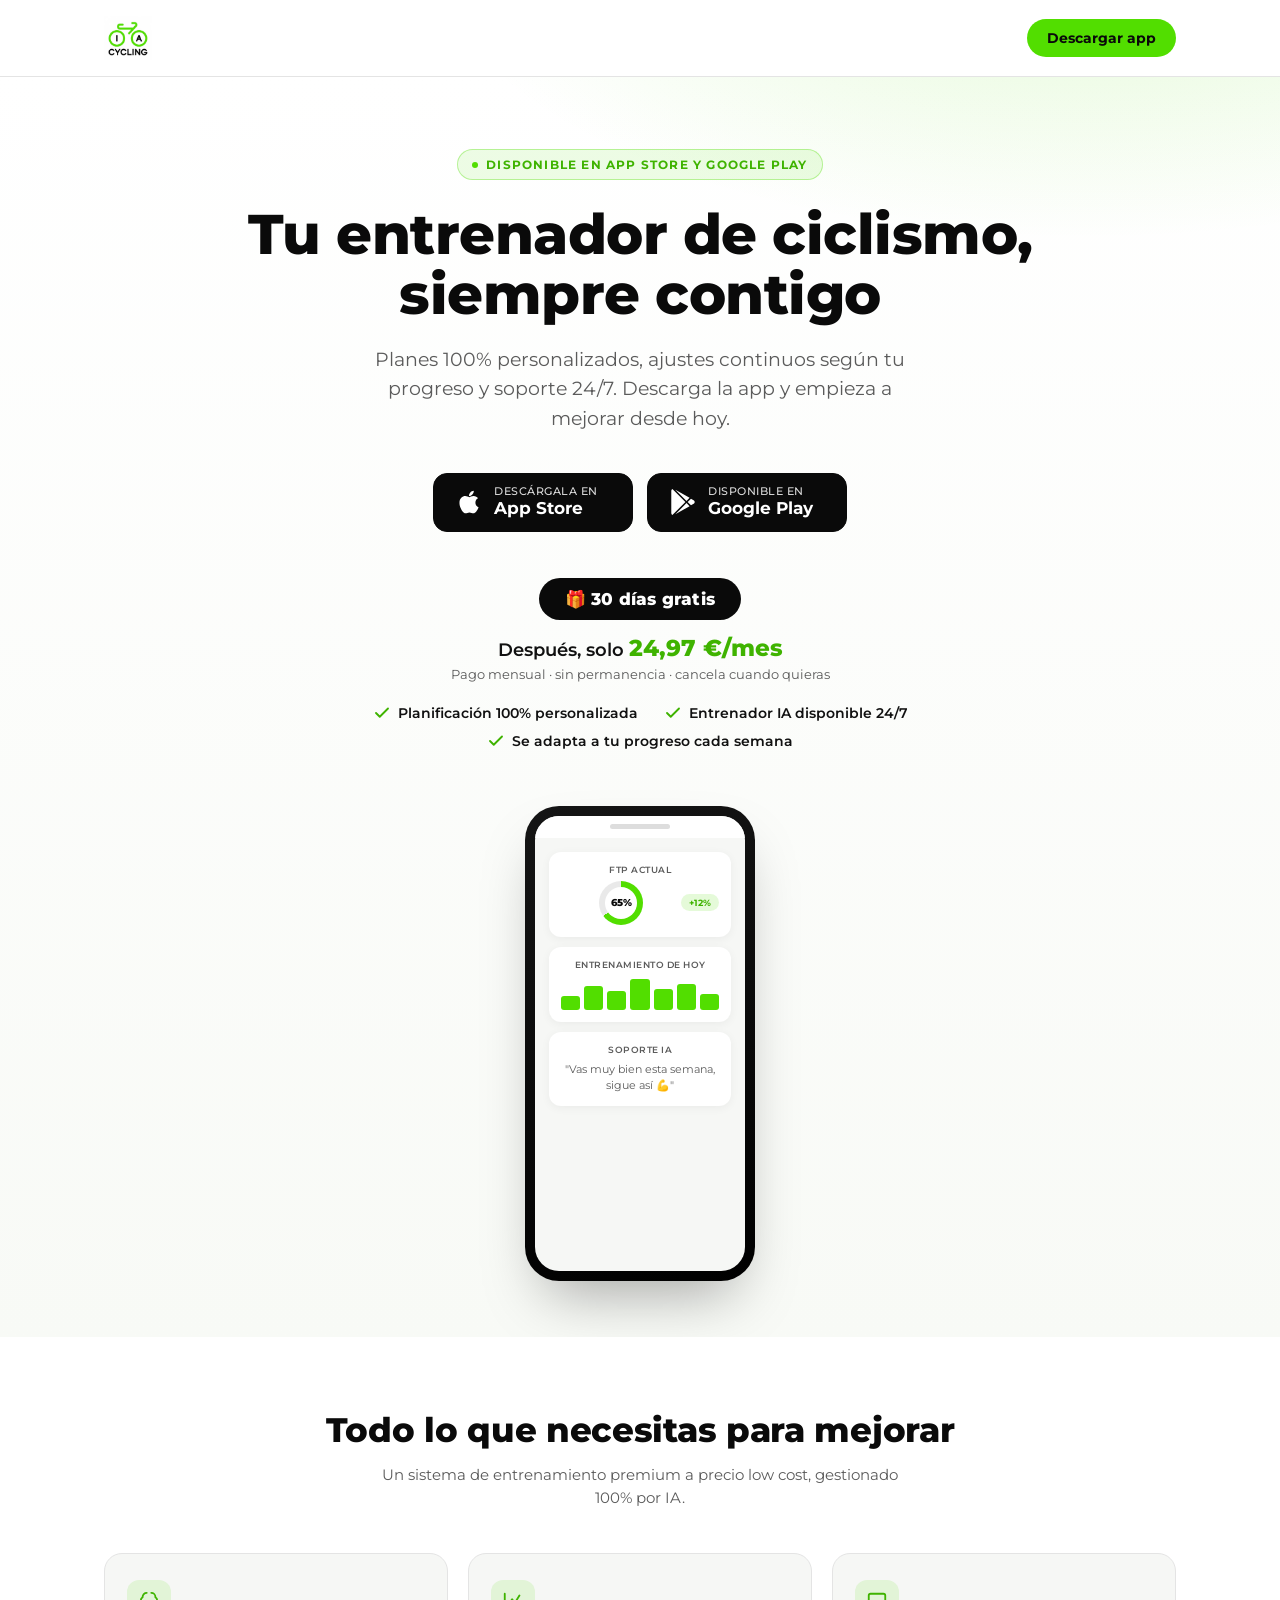
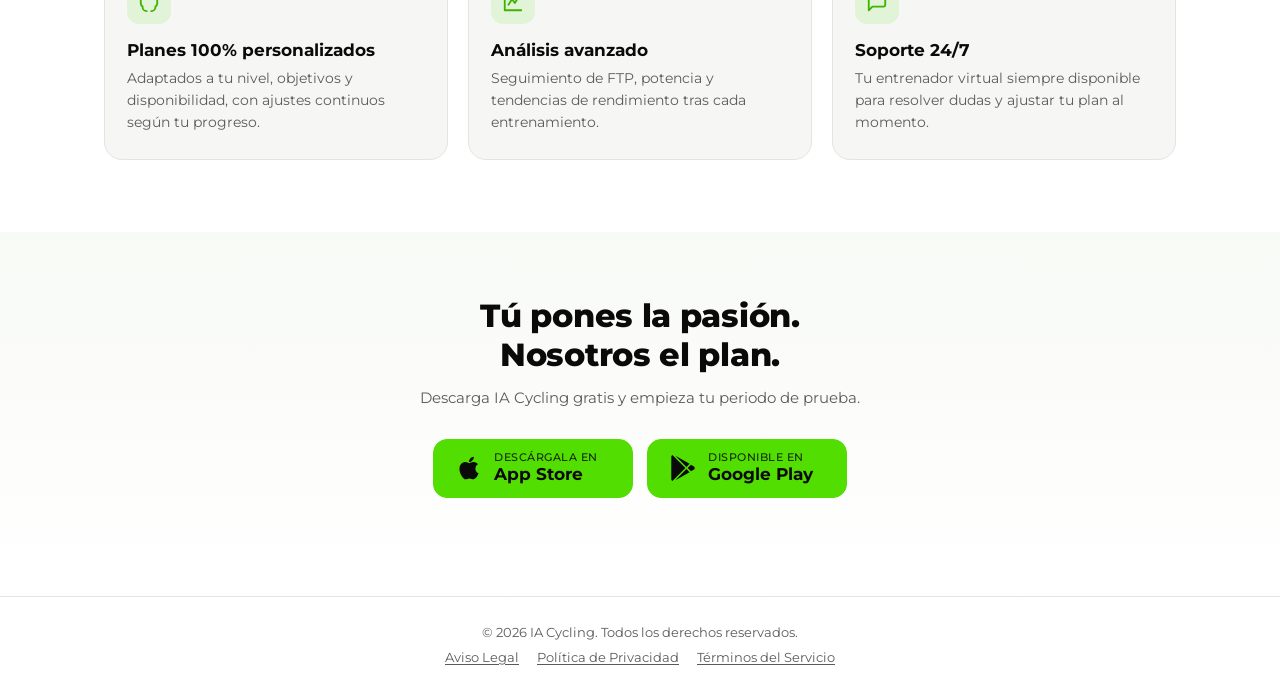
<file: index.html>
<!DOCTYPE html>
<html lang="es">
<head>
<meta charset="UTF-8">
<meta name="viewport" content="width=device-width, initial-scale=1.0">
<title>IA Cycling — Descarga la app</title>
<meta name="description" content="Tu entrenador de ciclismo, siempre contigo. Descarga IA Cycling en App Store o Google Play.">
<link rel="preconnect" href="https://fonts.googleapis.com">
<link rel="preconnect" href="https://fonts.gstatic.com" crossorigin>
<link href="https://fonts.googleapis.com/css2?family=Montserrat:wght@400;500;600;700;800;900&display=swap" rel="stylesheet">
<!-- Meta Pixel Code -->
<script>
!function(f,b,e,v,n,t,s)
{if(f.fbq)return;n=f.fbq=function(){n.callMethod?
n.callMethod.apply(n,arguments):n.queue.push(arguments)};
if(!f._fbq)f._fbq=n;n.push=n;n.loaded=!0;n.version='2.0';
n.queue=[];t=b.createElement(e);t.async=!0;
t.src=v;s=b.getElementsByTagName(e)[0];
s.parentNode.insertBefore(t,s)}(window, document,'script',
'https://connect.facebook.net/en_US/fbevents.js');
fbq('init', '1561308972395199');
fbq('track', 'PageView');
</script>
<noscript><img height="1" width="1" style="display:none"
src="https://www.facebook.com/tr?id=1561308972395199&ev=PageView&noscript=1"
/></noscript>
<!-- End Meta Pixel Code -->
<style>
  :root{
    --green:#52DE00;
    --green-dark:#3fb300;
    --black:#0a0a0a;
    --gray-900:#111111;
    --gray-600:#5b5b5b;
    --gray-300:#e4e4e4;
    --gray-100:#f6f7f5;
    --white:#ffffff;
  }
  *{box-sizing:border-box;margin:0;padding:0;}
  html{scroll-behavior:smooth;}
  body{
    font-family:'Montserrat',sans-serif;
    background:var(--white);
    color:var(--black);
    -webkit-font-smoothing:antialiased;
  }
  img{max-width:100%;display:block;}
  a{text-decoration:none;color:inherit;}

  .container{max-width:1120px;margin:0 auto;padding:0 24px;}

  /* Header */
  header{
    position:sticky;top:0;z-index:50;
    background:rgba(255,255,255,0.92);
    backdrop-filter:blur(10px);
    border-bottom:1px solid var(--gray-300);
  }
  .nav{display:flex;align-items:center;justify-content:space-between;padding:16px 24px;max-width:1120px;margin:0 auto;}
  .logo{display:flex;align-items:center;gap:8px;font-weight:800;font-size:18px;letter-spacing:0.5px;}
  .logo-icon{height:44px;width:auto;flex-shrink:0;display:block;}
  .nav-cta{
    background:var(--green);
    color:var(--black);
    font-weight:700;
    font-size:14px;
    padding:10px 20px;
    border-radius:999px;
    transition:transform .15s ease, box-shadow .15s ease;
  }
  .nav-cta:hover{transform:translateY(-1px);box-shadow:0 8px 20px rgba(82,222,0,.35);}

  /* Hero */
  .hero{
    position:relative;
    padding:72px 0 56px;
    overflow:hidden;
    background:
      radial-gradient(1100px 480px at 85% -10%, rgba(82,222,0,0.16), transparent 60%),
      linear-gradient(180deg, #ffffff 0%, #f8faf6 100%);
  }
  .hero-inner{max-width:1120px;margin:0 auto;padding:0 24px;text-align:center;}
  .eyebrow{
    display:inline-flex;align-items:center;gap:8px;
    font-size:12px;font-weight:700;letter-spacing:1.2px;text-transform:uppercase;
    color:var(--green-dark);
    background:rgba(82,222,0,0.1);
    border:1px solid rgba(82,222,0,0.35);
    padding:7px 14px;border-radius:999px;
    margin-bottom:24px;
  }
  .eyebrow-dot{width:6px;height:6px;border-radius:50%;background:var(--green);}
  h1{
    font-size:clamp(32px,5.2vw,56px);
    font-weight:800;
    line-height:1.08;
    letter-spacing:-0.5px;
    margin-bottom:20px;
  }
  h1 .accent{color:var(--green-dark);}
  .hero p.sub{
    font-size:clamp(15px,1.9vw,19px);
    color:var(--gray-600);
    max-width:560px;
    margin:0 auto 40px;
    line-height:1.55;
  }

  /* Precio / prueba gratis */
  .price-block{margin:28px auto 22px;}
  .price-badge{
    display:inline-block;
    background:var(--black);
    color:var(--white);
    font-size:17px;font-weight:800;letter-spacing:.2px;
    padding:11px 26px;border-radius:999px;
    margin-bottom:14px;
  }
  .price-amount{font-size:18px;font-weight:600;color:var(--gray-900);margin-bottom:4px;}
  .price-amount strong{color:var(--green-dark);font-size:23px;font-weight:800;}
  .price-note{font-size:13px;color:var(--gray-600);}

  /* Beneficios */
  .benefits-list{
    list-style:none;
    display:flex;flex-wrap:wrap;justify-content:center;gap:10px 26px;
    margin:22px auto 34px;max-width:640px;
  }
  .benefits-list li{
    display:flex;align-items:center;gap:7px;
    font-size:14px;font-weight:600;color:var(--gray-900);
  }
  .benefits-list li svg{width:18px;height:18px;flex-shrink:0;color:var(--green-dark);}

  /* Store buttons */
  .store-row{
    display:flex;gap:14px;justify-content:center;flex-wrap:wrap;margin-bottom:18px;
  }
  .store-btn{
    display:flex;align-items:center;gap:12px;
    background:var(--black);
    color:var(--white);
    padding:12px 22px;
    border-radius:14px;
    min-width:200px;
    border:1px solid var(--black);
    transition:transform .15s ease, background .15s ease;
  }
  .store-btn:hover{transform:translateY(-2px);background:#1a1a1a;}
  .store-btn.recommended{
    background:var(--green);
    color:var(--black);
    border-color:var(--green);
  }
  .store-btn.recommended:hover{background:var(--green-dark);}
  .store-btn svg{width:26px;height:26px;flex-shrink:0;}
  .store-btn .store-text{text-align:left;line-height:1.2;}
  .store-btn .store-text small{display:block;font-size:10.5px;font-weight:500;opacity:.85;text-transform:uppercase;letter-spacing:.5px;}
  .store-btn .store-text strong{display:block;font-size:16.5px;font-weight:700;}

  .detect-note{
    font-size:13px;color:var(--gray-600);
    display:flex;align-items:center;justify-content:center;gap:6px;
  }
  .detect-note strong{color:var(--black);}

  /* Phone mock */
  .hero-visual{
    margin-top:56px;display:flex;justify-content:center;
  }
  .phone{
    width:230px;
    border-radius:34px;
    background:linear-gradient(160deg,#151515,#000);
    padding:10px;
    box-shadow:0 30px 60px -20px rgba(0,0,0,0.35);
  }
  .phone-screen{
    background:var(--gray-100);
    border-radius:24px;
    overflow:hidden;
    aspect-ratio:9/19.5;
    display:flex;flex-direction:column;
  }
  .phone-bar{height:22px;background:var(--white);display:flex;align-items:center;justify-content:center;}
  .phone-bar span{width:60px;height:5px;background:#ddd;border-radius:3px;}
  .phone-body{flex:1;padding:14px;display:flex;flex-direction:column;gap:10px;}
  .phone-card{background:var(--white);border-radius:12px;padding:12px;box-shadow:0 2px 10px rgba(0,0,0,.05);}
  .phone-card .label{font-size:9px;color:var(--gray-600);font-weight:600;text-transform:uppercase;letter-spacing:.5px;margin-bottom:6px;}
  .phone-card .ring{width:44px;height:44px;border-radius:50%;background:conic-gradient(var(--green) 65%, #e9e9e9 0);display:flex;align-items:center;justify-content:center;margin:0 auto;}
  .phone-card .ring-inner{width:32px;height:32px;border-radius:50%;background:var(--white);display:flex;align-items:center;justify-content:center;font-size:10px;font-weight:800;}
  .phone-bars{display:flex;align-items:end;gap:4px;height:34px;}
  .phone-bars i{flex:1;background:var(--green);border-radius:3px;display:block;}
  .phone-row{display:flex;justify-content:space-between;align-items:center;}
  .phone-pill{font-size:9px;font-weight:700;background:rgba(82,222,0,.15);color:var(--green-dark);padding:3px 8px;border-radius:999px;}

  /* Features */
  .features{padding:72px 0;background:var(--white);}
  .section-title{text-align:center;font-size:clamp(24px,3.4vw,34px);font-weight:800;margin-bottom:12px;letter-spacing:-0.3px;}
  .section-sub{text-align:center;color:var(--gray-600);max-width:520px;margin:0 auto 44px;font-size:15px;line-height:1.55;}
  .grid3{display:grid;grid-template-columns:repeat(3,1fr);gap:20px;}
  .card{
    background:var(--gray-100);
    border:1px solid var(--gray-300);
    border-radius:18px;
    padding:26px 22px;
    transition:transform .15s ease, box-shadow .15s ease;
  }
  .card:hover{transform:translateY(-4px);box-shadow:0 16px 32px -18px rgba(0,0,0,.18);}
  .card .icon{
    width:44px;height:44px;border-radius:12px;
    background:rgba(82,222,0,.12);
    display:flex;align-items:center;justify-content:center;
    margin-bottom:16px;
  }
  .card .icon svg{width:22px;height:22px;stroke:var(--green-dark);}
  .card h3{font-size:17px;font-weight:700;margin-bottom:8px;}
  .card p{font-size:14px;color:var(--gray-600);line-height:1.55;}

  /* Final CTA */
  .final-cta{
    padding:64px 0 80px;
    background:linear-gradient(180deg,#f8faf6 0%, #ffffff 100%);
    text-align:center;
  }
  .final-cta h2{font-size:clamp(24px,3.4vw,32px);font-weight:800;margin-bottom:14px;letter-spacing:-0.3px;}
  .final-cta p{color:var(--gray-600);font-size:15px;margin-bottom:32px;}

  footer{
    padding:28px 0;border-top:1px solid var(--gray-300);
    text-align:center;font-size:12.5px;color:var(--gray-600);
  }
  footer a{color:var(--gray-600);text-decoration:underline;text-underline-offset:2px;}
  .footer-links{display:flex;justify-content:center;gap:10px 18px;flex-wrap:wrap;margin-top:10px;}

  @media (max-width:720px){
    .grid3{grid-template-columns:1fr;}
    .store-btn{min-width:0;flex:1 1 220px;}
  }
</style>
</head>
<body>

<header>
  <div class="nav">
    <div class="logo">
      <img class="logo-icon" src="[data-uri]" alt="IA Cycling">
    </div>
    <a class="nav-cta" href="#descarga">Descargar app</a>
  </div>
</header>

<section class="hero">
  <div class="hero-inner">
    <span class="eyebrow"><span class="eyebrow-dot"></span>Disponible en App Store y Google Play</span>
    <h1>Tu entrenador de ciclismo,<br>siempre contigo</h1>
    <p class="sub">Planes 100% personalizados, ajustes continuos según tu progreso y soporte 24/7. Descarga la app y empieza a mejorar desde hoy.</p>

    <div id="descarga" class="store-row">
      <a id="apple-btn" class="store-btn" href="https://apps.apple.com/us/app/ia-cycling/id6740517777" target="_blank" rel="noopener">
        <svg viewBox="0 0 384 512" fill="currentColor"><path d="M318.7 268.7c-.2-36.7 16.4-64.4 50-84.8-18.8-26.9-47.2-41.7-84.7-44.6-35.5-2.8-74.3 20.7-88.5 20.7-15 0-49.4-19.7-76.4-19.7C63.3 141.2 4 184.8 4 273.5q0 39.3 14.4 81.2c12.8 36.7 59 126.7 107.2 125.2 25.2-.6 43-17.9 75.8-17.9 31.8 0 48.3 17.9 76.4 17.9 48.6-.7 90.4-82.5 102.6-119.3-65.2-30.7-61.7-90-61.7-91.9zm-56.6-164.2c27.3-32.4 24.8-61.9 24-72.5-24.1 1.4-52 16.4-67.9 34.9-17.5 19.8-27.8 44.3-25.6 71.9 26.1 2 49.9-11.4 69.5-34.3z"/></svg>
        <span class="store-text"><small>Descárgala en</small><strong>App Store</strong></span>
      </a>
      <a id="google-btn" class="store-btn" href="https://play.google.com/store/apps/details?id=com.app.iacycling" target="_blank" rel="noopener">
        <svg viewBox="0 0 512 512" fill="currentColor"><path d="M325.3 234.3L104.6 13l280.8 161.2-60.1 60.1zM47 0C34 6.8 25.3 19.2 25.3 35.3v441.3c0 16.1 8.7 28.5 21.7 35.3l256.6-256L47 0zm425.2 225.6l-58.9-34.1-65.7 64.5 65.7 64.5 60.1-34.1c18-14.3 18-46.5-1.2-60.8zM104.6 499l280.8-161.2-60.1-60.1L104.6 499z"/></svg>
        <span class="store-text"><small>Disponible en</small><strong>Google Play</strong></span>
      </a>
    </div>
    <p class="detect-note" id="detect-note"></p>

    <div class="price-block">
      <span class="price-badge">🎁 30 días gratis</span>
      <p class="price-amount">Después, solo <strong>24,97&nbsp;€/mes</strong></p>
      <p class="price-note">Pago mensual · sin permanencia · cancela cuando quieras</p>
    </div>

    <ul class="benefits-list">
      <li><svg viewBox="0 0 24 24" fill="none" stroke="currentColor" stroke-width="2.5" stroke-linecap="round" stroke-linejoin="round"><path d="M20 6L9 17l-5-5"/></svg>Planificación 100% personalizada</li>
      <li><svg viewBox="0 0 24 24" fill="none" stroke="currentColor" stroke-width="2.5" stroke-linecap="round" stroke-linejoin="round"><path d="M20 6L9 17l-5-5"/></svg>Entrenador IA disponible 24/7</li>
      <li><svg viewBox="0 0 24 24" fill="none" stroke="currentColor" stroke-width="2.5" stroke-linecap="round" stroke-linejoin="round"><path d="M20 6L9 17l-5-5"/></svg>Se adapta a tu progreso cada semana</li>
    </ul>

    <div class="hero-visual">
      <div class="phone">
        <div class="phone-screen">
          <div class="phone-bar"><span></span></div>
          <div class="phone-body">
            <div class="phone-card">
              <div class="label">FTP actual</div>
              <div class="phone-row">
                <div class="ring"><div class="ring-inner">65%</div></div>
                <span class="phone-pill">+12%</span>
              </div>
            </div>
            <div class="phone-card">
              <div class="label">Entrenamiento de hoy</div>
              <div class="phone-bars">
                <i style="height:40%"></i><i style="height:70%"></i><i style="height:55%"></i>
                <i style="height:90%"></i><i style="height:60%"></i><i style="height:75%"></i><i style="height:45%"></i>
              </div>
            </div>
            <div class="phone-card">
              <div class="label">Soporte IA</div>
              <div style="font-size:11px;color:var(--gray-600);line-height:1.5;">"Vas muy bien esta semana, sigue así 💪"</div>
            </div>
          </div>
        </div>
      </div>
    </div>
  </div>
</section>

<section class="features">
  <div class="container">
    <h2 class="section-title">Todo lo que necesitas para mejorar</h2>
    <p class="section-sub">Un sistema de entrenamiento premium a precio low cost, gestionado 100% por IA.</p>
    <div class="grid3">
      <div class="card">
        <div class="icon"><svg viewBox="0 0 24 24" fill="none" stroke-width="2" stroke-linecap="round" stroke-linejoin="round"><path d="M9.5 2a4.5 4.5 0 0 0-4.5 4.5v.34A4.5 4.5 0 0 0 3 10.5v3A4.5 4.5 0 0 0 5 17v.5A4.5 4.5 0 0 0 9.5 22"/><path d="M14.5 2a4.5 4.5 0 0 1 4.5 4.5v.34A4.5 4.5 0 0 1 21 10.5v3A4.5 4.5 0 0 1 19 17v.5a4.5 4.5 0 0 1-4.5 4.5"/></svg></div>
        <h3>Planes 100% personalizados</h3>
        <p>Adaptados a tu nivel, objetivos y disponibilidad, con ajustes continuos según tu progreso.</p>
      </div>
      <div class="card">
        <div class="icon"><svg viewBox="0 0 24 24" fill="none" stroke-width="2" stroke-linecap="round" stroke-linejoin="round"><path d="M3 3v18h18"/><path d="M7 15l4-6 3 4 5-8"/></svg></div>
        <h3>Análisis avanzado</h3>
        <p>Seguimiento de FTP, potencia y tendencias de rendimiento tras cada entrenamiento.</p>
      </div>
      <div class="card">
        <div class="icon"><svg viewBox="0 0 24 24" fill="none" stroke-width="2" stroke-linecap="round" stroke-linejoin="round"><path d="M21 15a2 2 0 0 1-2 2H7l-4 4V5a2 2 0 0 1 2-2h14a2 2 0 0 1 2 2z"/></svg></div>
        <h3>Soporte 24/7</h3>
        <p>Tu entrenador virtual siempre disponible para resolver dudas y ajustar tu plan al momento.</p>
      </div>
    </div>
  </div>
</section>

<section class="final-cta">
  <div class="container">
    <h2>Tú pones la pasión.<br>Nosotros el plan.</h2>
    <p>Descarga IA Cycling gratis y empieza tu periodo de prueba.</p>
    <div class="store-row">
      <a class="store-btn recommended" href="https://apps.apple.com/us/app/ia-cycling/id6740517777" target="_blank" rel="noopener">
        <svg viewBox="0 0 384 512" fill="currentColor"><path d="M318.7 268.7c-.2-36.7 16.4-64.4 50-84.8-18.8-26.9-47.2-41.7-84.7-44.6-35.5-2.8-74.3 20.7-88.5 20.7-15 0-49.4-19.7-76.4-19.7C63.3 141.2 4 184.8 4 273.5q0 39.3 14.4 81.2c12.8 36.7 59 126.7 107.2 125.2 25.2-.6 43-17.9 75.8-17.9 31.8 0 48.3 17.9 76.4 17.9 48.6-.7 90.4-82.5 102.6-119.3-65.2-30.7-61.7-90-61.7-91.9zm-56.6-164.2c27.3-32.4 24.8-61.9 24-72.5-24.1 1.4-52 16.4-67.9 34.9-17.5 19.8-27.8 44.3-25.6 71.9 26.1 2 49.9-11.4 69.5-34.3z"/></svg>
        <span class="store-text"><small>Descárgala en</small><strong>App Store</strong></span>
      </a>
      <a class="store-btn recommended" href="https://play.google.com/store/apps/details?id=com.app.iacycling" target="_blank" rel="noopener">
        <svg viewBox="0 0 512 512" fill="currentColor"><path d="M325.3 234.3L104.6 13l280.8 161.2-60.1 60.1zM47 0C34 6.8 25.3 19.2 25.3 35.3v441.3c0 16.1 8.7 28.5 21.7 35.3l256.6-256L47 0zm425.2 225.6l-58.9-34.1-65.7 64.5 65.7 64.5 60.1-34.1c18-14.3 18-46.5-1.2-60.8zM104.6 499l280.8-161.2-60.1-60.1L104.6 499z"/></svg>
        <span class="store-text"><small>Disponible en</small><strong>Google Play</strong></span>
      </a>
    </div>
  </div>
</section>

<footer>
  <div class="container">
    &copy; <span id="year"></span> IA Cycling. Todos los derechos reservados.
    <nav class="footer-links" aria-label="Documentos legales">
      <a href="/legal">Aviso Legal</a>
      <a href="/privacy">Política de Privacidad</a>
      <a href="/terms">Términos del Servicio</a>
    </nav>
  </div>
</footer>

<script>
  document.getElementById('year').textContent = new Date().getFullYear();

  // Deteccion de sistema operativo para resaltar la tienda correcta
  (function(){
    const ua = navigator.userAgent || navigator.vendor || window.opera;
    const isIOS = /iPad|iPhone|iPod/.test(ua) && !window.MSStream;
    const isAndroid = /android/i.test(ua);
    const note = document.getElementById('detect-note');
    const appleBtn = document.getElementById('apple-btn');
    const googleBtn = document.getElementById('google-btn');

    if(isIOS){
      appleBtn.classList.add('recommended');
      note.innerHTML = 'Hemos detectado que usas <strong>iPhone</strong> — te recomendamos App Store.';
    } else if(isAndroid){
      googleBtn.classList.add('recommended');
      note.innerHTML = 'Hemos detectado que usas <strong>Android</strong> — te recomendamos Google Play.';
    }
  })();

  // Evento de conversión: clic en cualquier botón de descarga (App Store / Google Play)
  document.querySelectorAll('.store-btn').forEach(function(btn){
    btn.addEventListener('click', function(){
      if (typeof fbq === 'function') {
        fbq('track', 'Lead');
      }
    });
  });
</script>

</body>
</html>
</file>
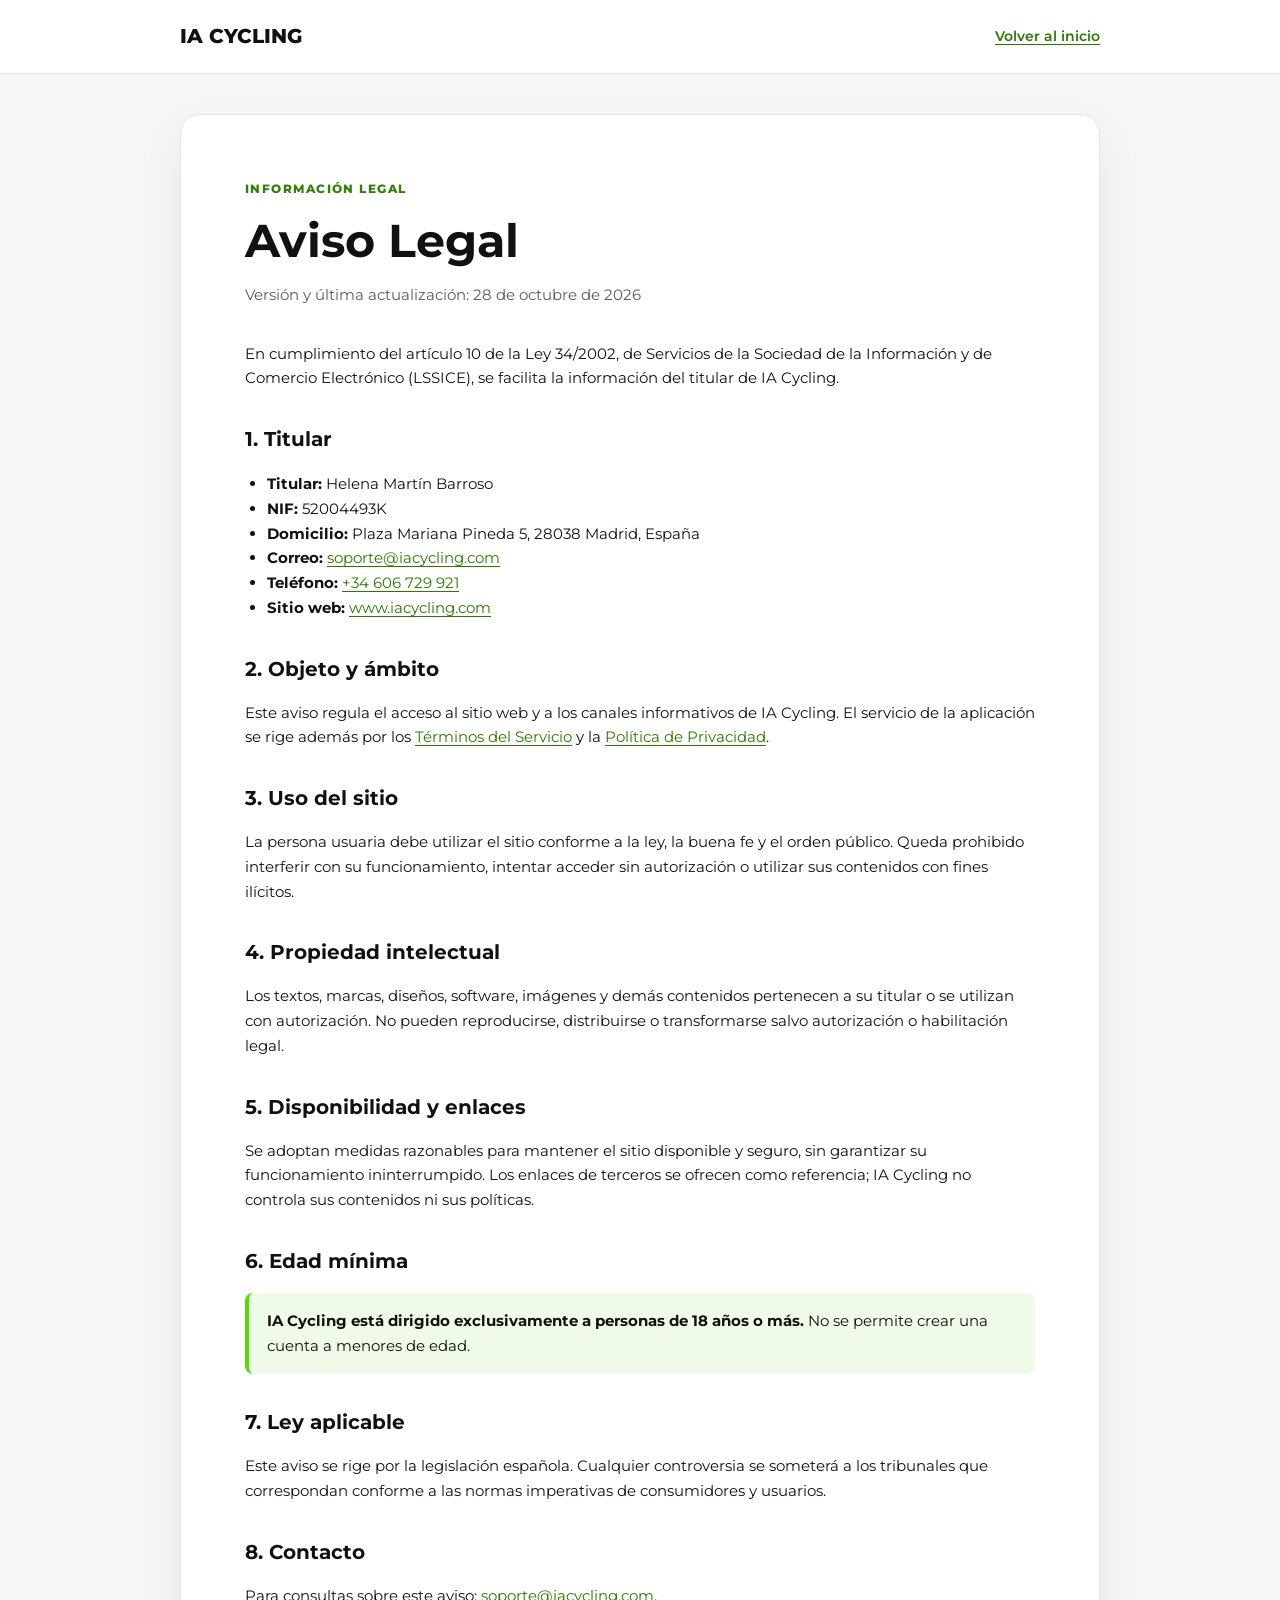
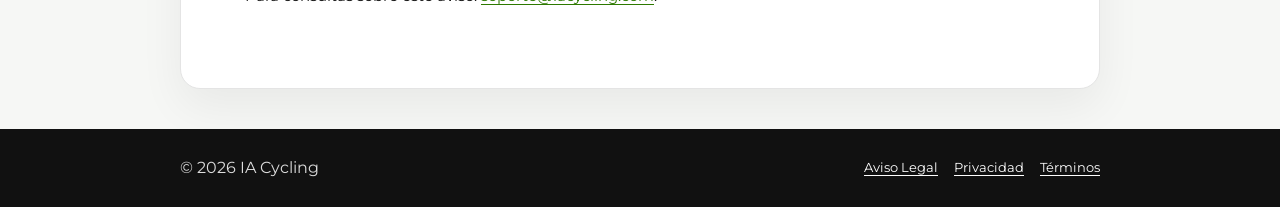
<file: legal/index.html>
<!doctype html><html lang="es"><head><meta charset="utf-8"><meta name="viewport" content="width=device-width,initial-scale=1"><title>Aviso Legal | IA Cycling</title><meta name="description" content="Aviso Legal de IA Cycling, versión 2026-10-28."><link rel="preconnect" href="https://fonts.googleapis.com"><link rel="preconnect" href="https://fonts.gstatic.com" crossorigin><link href="https://fonts.googleapis.com/css2?family=Montserrat:wght@400;600;700;800&display=swap" rel="stylesheet"><link rel="stylesheet" href="/legal.css"></head><body>
<header class="site-header"><div class="inner"><a class="brand" href="/">IA CYCLING</a><a class="back" href="/">Volver al inicio</a></div></header>
<main class="legal"><div class="kicker">Información legal</div><h1>Aviso Legal</h1><p class="version">Versión y última actualización: 28 de octubre de 2026</p>
<p>En cumplimiento del artículo 10 de la Ley 34/2002, de Servicios de la Sociedad de la Información y de Comercio Electrónico (LSSICE), se facilita la información del titular de IA Cycling.</p>
<h2>1. Titular</h2><ul><li><strong>Titular:</strong> Helena Martín Barroso</li><li><strong>NIF:</strong> 52004493K</li><li><strong>Domicilio:</strong> Plaza Mariana Pineda 5, 28038 Madrid, España</li><li><strong>Correo:</strong> <a href="mailto:soporte@iacycling.com">soporte@iacycling.com</a></li><li><strong>Teléfono:</strong> <a href="tel:+34606729921">+34 606 729 921</a></li><li><strong>Sitio web:</strong> <a href="https://www.iacycling.com">www.iacycling.com</a></li></ul>
<h2>2. Objeto y ámbito</h2><p>Este aviso regula el acceso al sitio web y a los canales informativos de IA Cycling. El servicio de la aplicación se rige además por los <a href="/terms">Términos del Servicio</a> y la <a href="/privacy">Política de Privacidad</a>.</p>
<h2>3. Uso del sitio</h2><p>La persona usuaria debe utilizar el sitio conforme a la ley, la buena fe y el orden público. Queda prohibido interferir con su funcionamiento, intentar acceder sin autorización o utilizar sus contenidos con fines ilícitos.</p>
<h2>4. Propiedad intelectual</h2><p>Los textos, marcas, diseños, software, imágenes y demás contenidos pertenecen a su titular o se utilizan con autorización. No pueden reproducirse, distribuirse o transformarse salvo autorización o habilitación legal.</p>
<h2>5. Disponibilidad y enlaces</h2><p>Se adoptan medidas razonables para mantener el sitio disponible y seguro, sin garantizar su funcionamiento ininterrumpido. Los enlaces de terceros se ofrecen como referencia; IA Cycling no controla sus contenidos ni sus políticas.</p>
<h2>6. Edad mínima</h2><p class="notice"><strong>IA Cycling está dirigido exclusivamente a personas de 18 años o más.</strong> No se permite crear una cuenta a menores de edad.</p>
<h2>7. Ley aplicable</h2><p>Este aviso se rige por la legislación española. Cualquier controversia se someterá a los tribunales que correspondan conforme a las normas imperativas de consumidores y usuarios.</p>
<h2>8. Contacto</h2><p>Para consultas sobre este aviso: <a href="mailto:soporte@iacycling.com">soporte@iacycling.com</a>.</p></main>
<footer class="site-footer"><div class="inner"><span>© 2026 IA Cycling</span><nav><a href="/legal">Aviso Legal</a><a href="/privacy">Privacidad</a><a href="/terms">Términos</a></nav></div></footer></body></html>
</file>
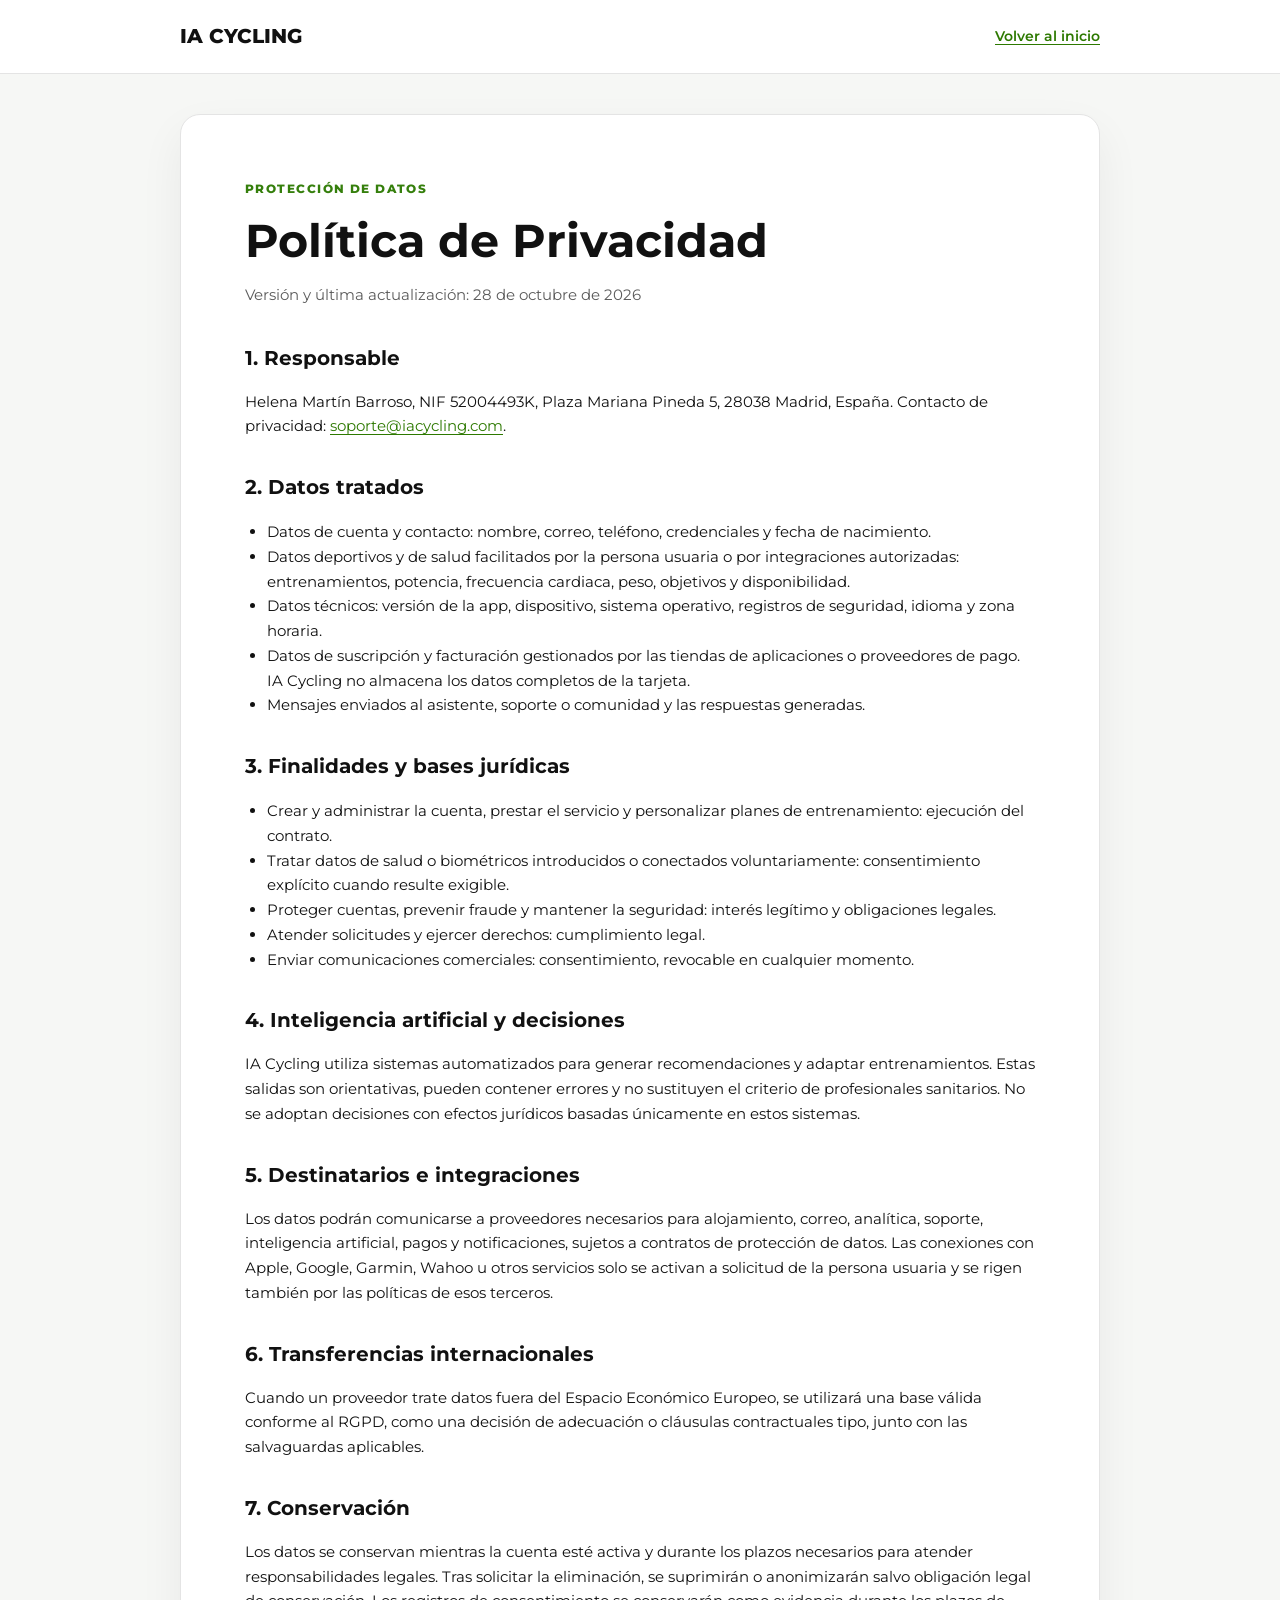
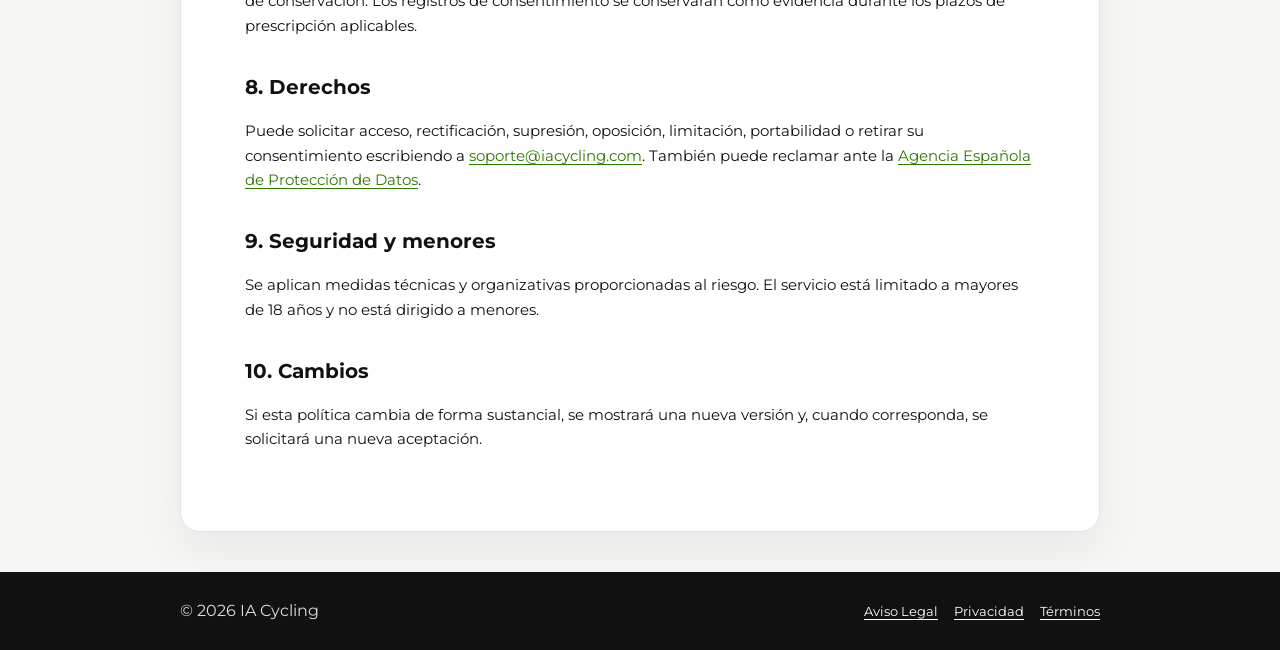
<file: privacy/index.html>
<!doctype html><html lang="es"><head><meta charset="utf-8"><meta name="viewport" content="width=device-width,initial-scale=1"><title>Política de Privacidad | IA Cycling</title><meta name="description" content="Política de Privacidad de IA Cycling, versión 2026-10-28."><link rel="preconnect" href="https://fonts.googleapis.com"><link rel="preconnect" href="https://fonts.gstatic.com" crossorigin><link href="https://fonts.googleapis.com/css2?family=Montserrat:wght@400;600;700;800&display=swap" rel="stylesheet"><link rel="stylesheet" href="/legal.css"></head><body>
<header class="site-header"><div class="inner"><a class="brand" href="/">IA CYCLING</a><a class="back" href="/">Volver al inicio</a></div></header>
<main class="legal"><div class="kicker">Protección de datos</div><h1>Política de Privacidad</h1><p class="version">Versión y última actualización: 28 de octubre de 2026</p>
<h2>1. Responsable</h2><p>Helena Martín Barroso, NIF 52004493K, Plaza Mariana Pineda 5, 28038 Madrid, España. Contacto de privacidad: <a href="mailto:soporte@iacycling.com">soporte@iacycling.com</a>.</p>
<h2>2. Datos tratados</h2><ul><li>Datos de cuenta y contacto: nombre, correo, teléfono, credenciales y fecha de nacimiento.</li><li>Datos deportivos y de salud facilitados por la persona usuaria o por integraciones autorizadas: entrenamientos, potencia, frecuencia cardiaca, peso, objetivos y disponibilidad.</li><li>Datos técnicos: versión de la app, dispositivo, sistema operativo, registros de seguridad, idioma y zona horaria.</li><li>Datos de suscripción y facturación gestionados por las tiendas de aplicaciones o proveedores de pago. IA Cycling no almacena los datos completos de la tarjeta.</li><li>Mensajes enviados al asistente, soporte o comunidad y las respuestas generadas.</li></ul>
<h2>3. Finalidades y bases jurídicas</h2><ul><li>Crear y administrar la cuenta, prestar el servicio y personalizar planes de entrenamiento: ejecución del contrato.</li><li>Tratar datos de salud o biométricos introducidos o conectados voluntariamente: consentimiento explícito cuando resulte exigible.</li><li>Proteger cuentas, prevenir fraude y mantener la seguridad: interés legítimo y obligaciones legales.</li><li>Atender solicitudes y ejercer derechos: cumplimiento legal.</li><li>Enviar comunicaciones comerciales: consentimiento, revocable en cualquier momento.</li></ul>
<h2>4. Inteligencia artificial y decisiones</h2><p>IA Cycling utiliza sistemas automatizados para generar recomendaciones y adaptar entrenamientos. Estas salidas son orientativas, pueden contener errores y no sustituyen el criterio de profesionales sanitarios. No se adoptan decisiones con efectos jurídicos basadas únicamente en estos sistemas.</p>
<h2>5. Destinatarios e integraciones</h2><p>Los datos podrán comunicarse a proveedores necesarios para alojamiento, correo, analítica, soporte, inteligencia artificial, pagos y notificaciones, sujetos a contratos de protección de datos. Las conexiones con Apple, Google, Garmin, Wahoo u otros servicios solo se activan a solicitud de la persona usuaria y se rigen también por las políticas de esos terceros.</p>
<h2>6. Transferencias internacionales</h2><p>Cuando un proveedor trate datos fuera del Espacio Económico Europeo, se utilizará una base válida conforme al RGPD, como una decisión de adecuación o cláusulas contractuales tipo, junto con las salvaguardas aplicables.</p>
<h2>7. Conservación</h2><p>Los datos se conservan mientras la cuenta esté activa y durante los plazos necesarios para atender responsabilidades legales. Tras solicitar la eliminación, se suprimirán o anonimizarán salvo obligación legal de conservación. Los registros de consentimiento se conservarán como evidencia durante los plazos de prescripción aplicables.</p>
<h2>8. Derechos</h2><p>Puede solicitar acceso, rectificación, supresión, oposición, limitación, portabilidad o retirar su consentimiento escribiendo a <a href="mailto:soporte@iacycling.com">soporte@iacycling.com</a>. También puede reclamar ante la <a href="https://www.aepd.es" rel="noopener">Agencia Española de Protección de Datos</a>.</p>
<h2>9. Seguridad y menores</h2><p>Se aplican medidas técnicas y organizativas proporcionadas al riesgo. El servicio está limitado a mayores de 18 años y no está dirigido a menores.</p>
<h2>10. Cambios</h2><p>Si esta política cambia de forma sustancial, se mostrará una nueva versión y, cuando corresponda, se solicitará una nueva aceptación.</p></main>
<footer class="site-footer"><div class="inner"><span>© 2026 IA Cycling</span><nav><a href="/legal">Aviso Legal</a><a href="/privacy">Privacidad</a><a href="/terms">Términos</a></nav></div></footer></body></html>
</file>
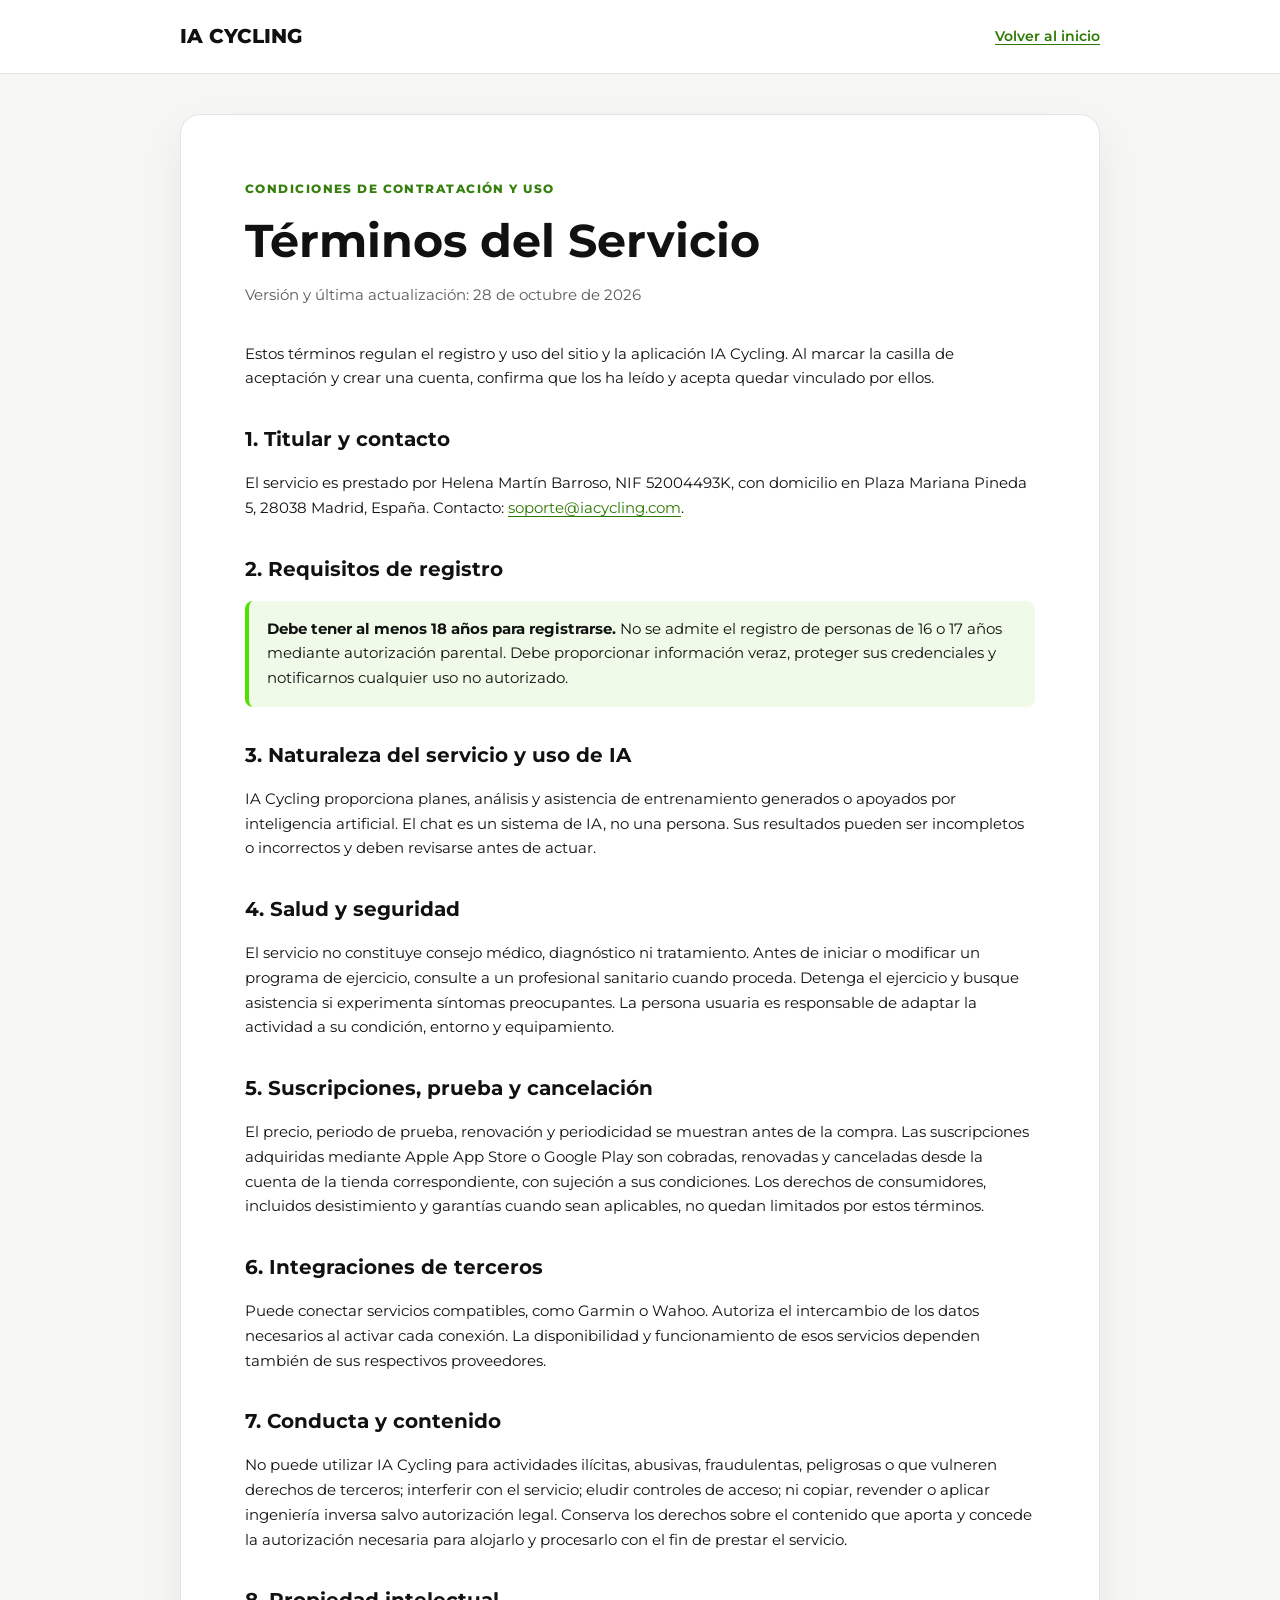
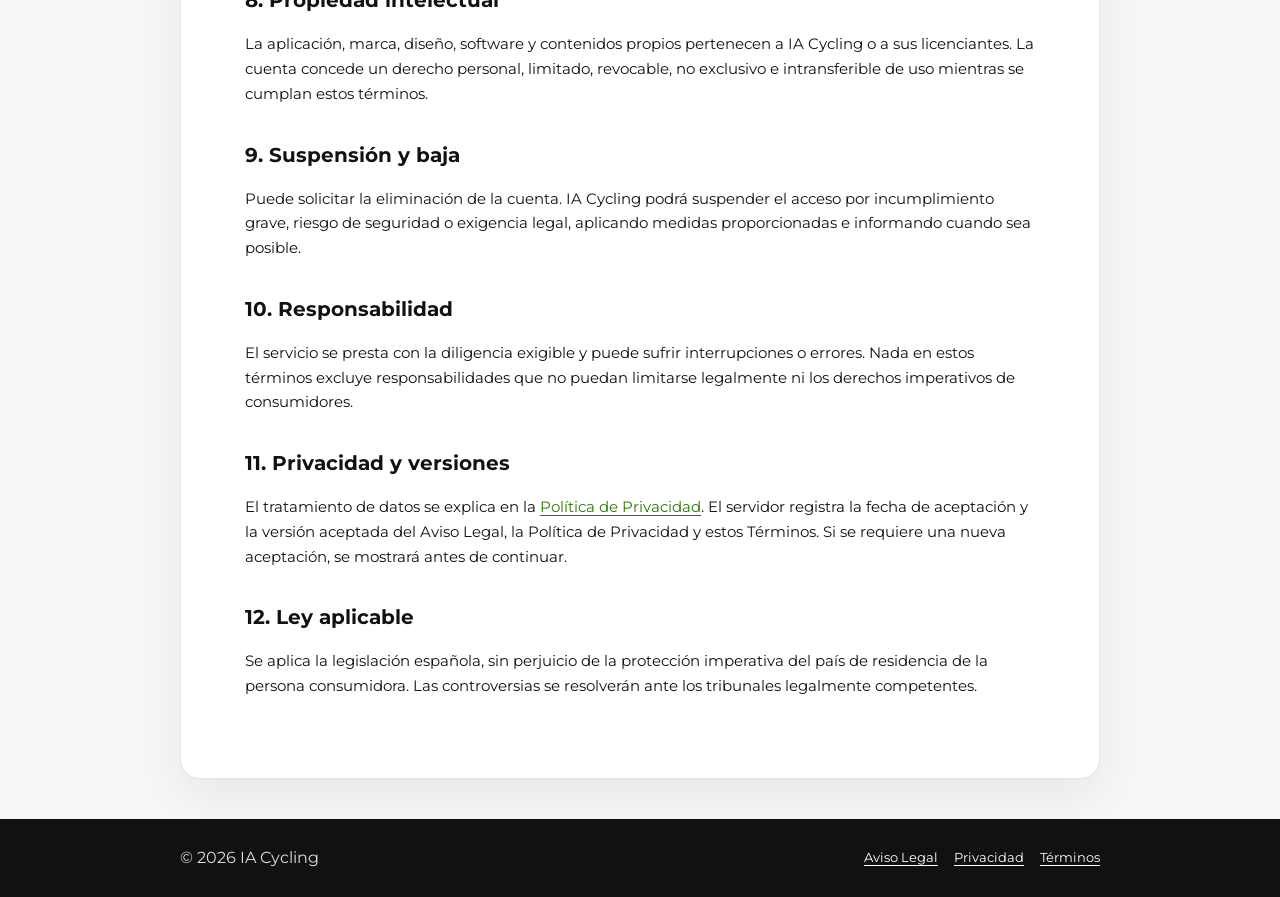
<file: terms/index.html>
<!doctype html><html lang="es"><head><meta charset="utf-8"><meta name="viewport" content="width=device-width,initial-scale=1"><title>Términos del Servicio | IA Cycling</title><meta name="description" content="Términos del Servicio de IA Cycling, versión 2026-10-28."><link rel="preconnect" href="https://fonts.googleapis.com"><link rel="preconnect" href="https://fonts.gstatic.com" crossorigin><link href="https://fonts.googleapis.com/css2?family=Montserrat:wght@400;600;700;800&display=swap" rel="stylesheet"><link rel="stylesheet" href="/legal.css"></head><body>
<header class="site-header"><div class="inner"><a class="brand" href="/">IA CYCLING</a><a class="back" href="/">Volver al inicio</a></div></header>
<main class="legal"><div class="kicker">Condiciones de contratación y uso</div><h1>Términos del Servicio</h1><p class="version">Versión y última actualización: 28 de octubre de 2026</p>
<p>Estos términos regulan el registro y uso del sitio y la aplicación IA Cycling. Al marcar la casilla de aceptación y crear una cuenta, confirma que los ha leído y acepta quedar vinculado por ellos.</p>
<h2>1. Titular y contacto</h2><p>El servicio es prestado por Helena Martín Barroso, NIF 52004493K, con domicilio en Plaza Mariana Pineda 5, 28038 Madrid, España. Contacto: <a href="mailto:soporte@iacycling.com">soporte@iacycling.com</a>.</p>
<h2>2. Requisitos de registro</h2><p class="notice"><strong>Debe tener al menos 18 años para registrarse.</strong> No se admite el registro de personas de 16 o 17 años mediante autorización parental. Debe proporcionar información veraz, proteger sus credenciales y notificarnos cualquier uso no autorizado.</p>
<h2>3. Naturaleza del servicio y uso de IA</h2><p>IA Cycling proporciona planes, análisis y asistencia de entrenamiento generados o apoyados por inteligencia artificial. El chat es un sistema de IA, no una persona. Sus resultados pueden ser incompletos o incorrectos y deben revisarse antes de actuar.</p>
<h2>4. Salud y seguridad</h2><p>El servicio no constituye consejo médico, diagnóstico ni tratamiento. Antes de iniciar o modificar un programa de ejercicio, consulte a un profesional sanitario cuando proceda. Detenga el ejercicio y busque asistencia si experimenta síntomas preocupantes. La persona usuaria es responsable de adaptar la actividad a su condición, entorno y equipamiento.</p>
<h2>5. Suscripciones, prueba y cancelación</h2><p>El precio, periodo de prueba, renovación y periodicidad se muestran antes de la compra. Las suscripciones adquiridas mediante Apple App Store o Google Play son cobradas, renovadas y canceladas desde la cuenta de la tienda correspondiente, con sujeción a sus condiciones. Los derechos de consumidores, incluidos desistimiento y garantías cuando sean aplicables, no quedan limitados por estos términos.</p>
<h2>6. Integraciones de terceros</h2><p>Puede conectar servicios compatibles, como Garmin o Wahoo. Autoriza el intercambio de los datos necesarios al activar cada conexión. La disponibilidad y funcionamiento de esos servicios dependen también de sus respectivos proveedores.</p>
<h2>7. Conducta y contenido</h2><p>No puede utilizar IA Cycling para actividades ilícitas, abusivas, fraudulentas, peligrosas o que vulneren derechos de terceros; interferir con el servicio; eludir controles de acceso; ni copiar, revender o aplicar ingeniería inversa salvo autorización legal. Conserva los derechos sobre el contenido que aporta y concede la autorización necesaria para alojarlo y procesarlo con el fin de prestar el servicio.</p>
<h2>8. Propiedad intelectual</h2><p>La aplicación, marca, diseño, software y contenidos propios pertenecen a IA Cycling o a sus licenciantes. La cuenta concede un derecho personal, limitado, revocable, no exclusivo e intransferible de uso mientras se cumplan estos términos.</p>
<h2>9. Suspensión y baja</h2><p>Puede solicitar la eliminación de la cuenta. IA Cycling podrá suspender el acceso por incumplimiento grave, riesgo de seguridad o exigencia legal, aplicando medidas proporcionadas e informando cuando sea posible.</p>
<h2>10. Responsabilidad</h2><p>El servicio se presta con la diligencia exigible y puede sufrir interrupciones o errores. Nada en estos términos excluye responsabilidades que no puedan limitarse legalmente ni los derechos imperativos de consumidores.</p>
<h2>11. Privacidad y versiones</h2><p>El tratamiento de datos se explica en la <a href="/privacy">Política de Privacidad</a>. El servidor registra la fecha de aceptación y la versión aceptada del Aviso Legal, la Política de Privacidad y estos Términos. Si se requiere una nueva aceptación, se mostrará antes de continuar.</p>
<h2>12. Ley aplicable</h2><p>Se aplica la legislación española, sin perjuicio de la protección imperativa del país de residencia de la persona consumidora. Las controversias se resolverán ante los tribunales legalmente competentes.</p></main>
<footer class="site-footer"><div class="inner"><span>© 2026 IA Cycling</span><nav><a href="/legal">Aviso Legal</a><a href="/privacy">Privacidad</a><a href="/terms">Términos</a></nav></div></footer></body></html>
</file>
<file: legal.css>
:root{--green:#52de00;--ink:#111;--muted:#5b5b5b;--line:#e4e4e4;--paper:#fff;--wash:#f6f7f5}
*{box-sizing:border-box}body{margin:0;background:var(--wash);color:var(--ink);font-family:Montserrat,Arial,sans-serif;line-height:1.65}
a{color:#2d7900;text-underline-offset:3px}.site-header{background:#fff;border-bottom:1px solid var(--line)}
.site-header .inner,.legal,.site-footer .inner{width:min(920px,calc(100% - 40px));margin:auto}.site-header .inner{display:flex;align-items:center;justify-content:space-between;padding:20px 0}
.brand{color:var(--ink);font-size:20px;font-weight:800;text-decoration:none}.back{font-size:14px;font-weight:600}
.legal{background:var(--paper);margin-top:40px;margin-bottom:40px;padding:clamp(28px,6vw,64px);border:1px solid var(--line);border-radius:20px;box-shadow:0 18px 45px rgba(0,0,0,.06)}
.kicker{color:#357f0c;font-size:12px;font-weight:800;letter-spacing:.12em;text-transform:uppercase}.legal h1{font-size:clamp(30px,5vw,46px);line-height:1.15;margin:.35em 0 .2em}.version{color:var(--muted);font-size:14px;margin-bottom:34px}
.legal h2{font-size:20px;margin:32px 0 8px}.legal p,.legal li{font-size:15px}.legal ul{padding-left:22px}.notice{background:#effbe8;border-left:4px solid var(--green);padding:16px 18px;border-radius:8px}
.site-footer{background:#111;color:#ddd;padding:26px 0}.site-footer .inner{display:flex;gap:14px 24px;align-items:center;justify-content:space-between;flex-wrap:wrap}.site-footer nav{display:flex;gap:16px;flex-wrap:wrap}.site-footer a{color:#fff;font-size:13px}
@media(max-width:600px){.legal{width:100%;margin:0;border-radius:0;border-left:0;border-right:0}.site-header .inner{padding:16px 0}.site-footer .inner{display:block}.site-footer nav{margin-top:12px}}
</file>
